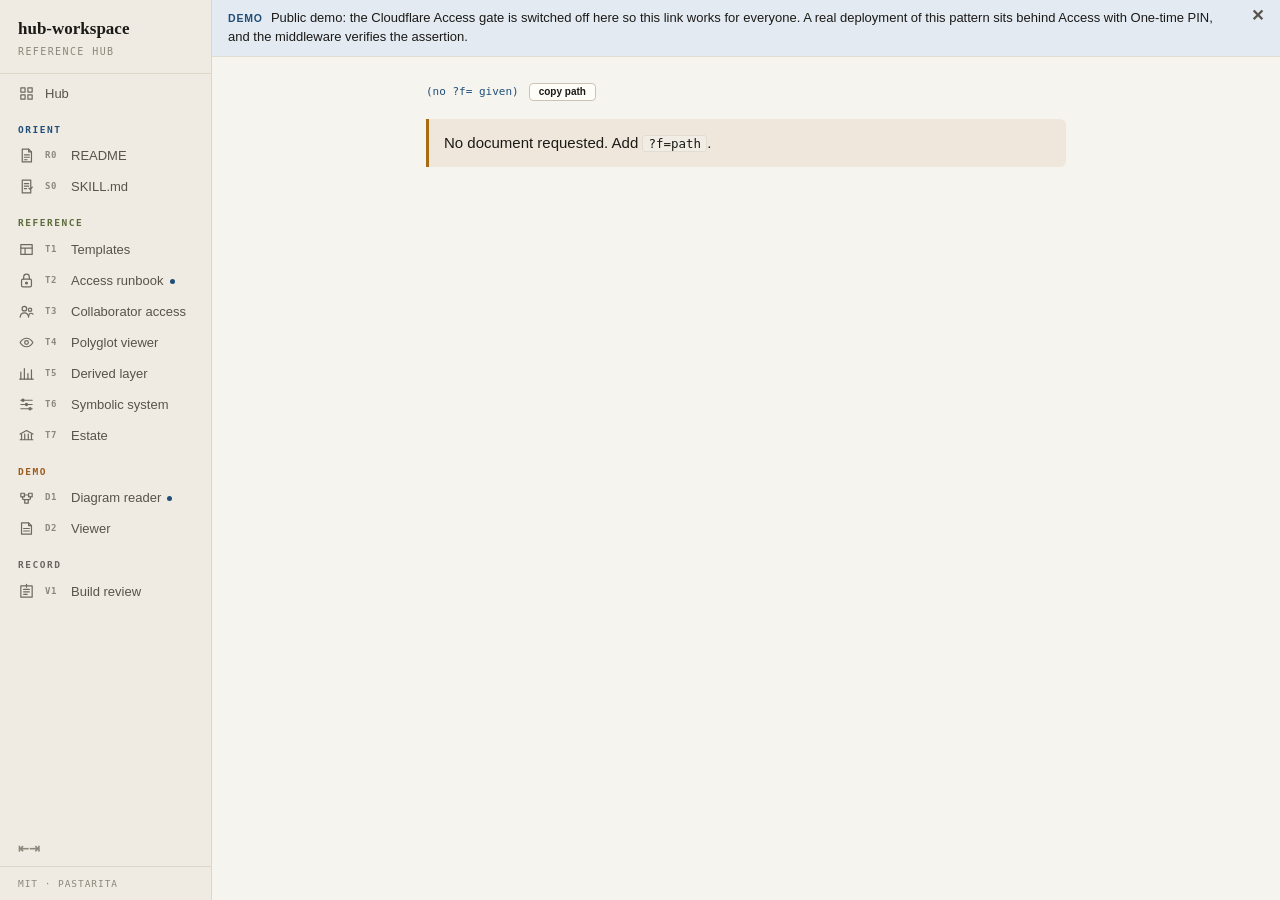
<file: exemplars/reference-hub/site/view.html>
<!doctype html>
<html lang="en">
<head>
<meta charset="utf-8">
<meta name="viewport" content="width=device-width, initial-scale=1">
<title>hub-workspace · Viewer</title>
<link rel="icon" type="image/svg+xml" href="./favicon.svg">
<link rel="stylesheet" href="./hub.css">
<script src="./hub-data.js"></script>
<script src="./diagram.js"></script>
<script src="./view-render.js"></script>
<style>
  .doc{max-width:82ch;margin:0 auto;padding:26px 22px 90px}
  .crumb{font:11px/1.4 var(--mono);color:var(--faint);display:flex;gap:10px;align-items:center;margin-bottom:18px;flex-wrap:wrap}
  .crumb .p{color:var(--accent);word-break:break-all}
  .crumb button{font-size:10px;padding:3px 9px}
  .doc h1{font-size:1.9em;margin:.2em 0 .4em} .doc h2{font-size:1.35em;margin:1.6em 0 .5em;display:block} .doc h3{font-size:1.08em}
  .doc p,.doc li{line-height:1.62}
  .doc pre{background:var(--well);border:1px solid var(--line);border-radius:8px;padding:12px 14px;overflow-x:auto}
  .doc pre code{background:none;padding:0}
  .doc pre.banner{font-size:.82em;color:var(--soft);white-space:pre-wrap}
  .doc blockquote{border-left:3px solid var(--line-strong);margin:1em 0;padding:2px 0 2px 14px;color:var(--soft)}
  .doc .tbl-wrap{margin:1em 0}
  .doc hr{border:none;border-top:1px solid var(--line);margin:2em 0}
  .doc .cnt{font:11px var(--mono);color:var(--faint)}
  .doc figure.diagram{margin:1.2em 0;padding:12px;background:var(--panel);border:1px solid var(--line);border-radius:10px;overflow-x:auto}
  .doc figure.diagram svg{display:block;max-width:100%;height:auto}
  .doc figure.diagram figcaption{font:10.5px/1.4 var(--mono);color:var(--faint);margin-top:8px}
  .doc pre.diagram-error{border-color:var(--alert)}
  .doc ul.tasks{list-style:none;padding-left:4px} .doc ul.tasks .box{font-family:var(--mono);margin-right:4px} .doc li.done{color:var(--faint);text-decoration:line-through}
  .doc .seg{display:inline-block;font:700 10px/1 var(--mono);letter-spacing:.08em;color:var(--flag);border:1px solid color-mix(in srgb,var(--flag) 45%,transparent);border-radius:99px;padding:4px 9px;margin:18px 0 2px;text-decoration:none;scroll-margin-top:16px}
  .doc .seg:target{background:color-mix(in srgb,var(--flag) 18%,transparent)}
  .doc details{margin:4px 0}.doc summary{cursor:pointer;font:600 12.5px var(--sans)}
  .warn{border-left:3px solid var(--warn);background:color-mix(in srgb,var(--warn) 9%,transparent);padding:12px 15px;border-radius:0 6px 6px 0;line-height:1.6}
  @media print{.crumb{display:none}}
</style>
</head>
<body>
<script src="./nav.js"></script>
<div class="doc">
  <div class="crumb"><span class="p" id="path"></span><button id="copy">copy path</button><span id="kind"></span><a id="raw" href="#" style="display:none">open raw ↗</a></div>
  <div id="out"></div>
</div>
<script>
(function(){
  var V = window.HUBVIEW;
  var f = new URLSearchParams(location.search).get('f') || '';
  var out = document.getElementById('out');
  document.getElementById('path').textContent = f || '(no ?f= given)';
  document.title = 'hub-workspace · ' + (f.split('/').pop() || 'Viewer');
  document.getElementById('copy').onclick = function(e){ navigator.clipboard.writeText(f); e.target.textContent='copied ✓'; setTimeout(function(){ e.target.textContent='copy path'; },1200); };
  if (!f) { out.innerHTML = '<div class="warn">No document requested. Add <code>?f=path</code>.</div>'; return; }
  if (/^[a-z]+:/i.test(f) || f.indexOf('..')>=0 || f.charAt(0)==='/') { out.innerHTML = '<div class="warn">The Viewer reads paths inside this workspace only.</div>'; return; }
  var kind = V.resolve(f);
  document.getElementById('kind').textContent = '· ' + kind;
  var raw = document.getElementById('raw'); raw.href = './' + f; raw.style.display = '';
  fetch('./' + f).then(function(r){ if (!r.ok) throw new Error(r.status + ' ' + r.statusText); return r.text(); }).then(function(text){
    out.innerHTML = kind==='markdown' ? V.md(text, f.slice(0, f.lastIndexOf('/')+1)) : kind==='csv' ? V.csv(text) : kind==='json' ? V.json(text) : kind==='jsonl' ? V.jsonl(text) : '<pre><code>'+V.esc(text)+'</code></pre>';
    var h1 = out.querySelector('h1'); if (h1) document.title = 'hub-workspace · ' + h1.textContent;
    if (location.hash) { var tgt = document.getElementById(location.hash.slice(1)); if (tgt) tgt.scrollIntoView({ block:'start' }); }  /* the document arrives after load, so honour #sN.NN here */
  }).catch(function(err){
    out.innerHTML = '<div class="warn"><b>Cannot read this file from here.</b><br>Opening the workspace from <code>file://</code> blocks <code>fetch()</code>, so the Viewer needs it served:<br><br><code>make -C hub preview</code> &nbsp;then open <code>http://127.0.0.1:8000/</code><br><br>The path is above with a copy button. <span style="opacity:.7">('+V.esc(err.message)+')</span></div>';
  });
})();
</script>
</body>
</html>
</file>
<file: exemplars/reference-hub/site/hub.css>
/* hub-workspace reference · design tokens + shared components. Paper-base system: warm paper,
   near-black ink, ONE accent voice (links, the active rail row, fresh dots, primary actions).
   Tokens live here once; leaves never invent colors. Cluster tints are semantic (phase of the
   work) and appear only as small marks — a rule, a dot, a glyph. Status hues are for
   provenance/status only, never for clusters. The Shell (nav.js) reads these same tokens. */
:root{
  --bg:#f6f4ef; --panel:#efece4; --card:#fffdf8; --well:#f1ede4; --line:#e2ddd2; --line-strong:#cbc4b5;
  --ink:#1b1a17; --soft:#57534b; --faint:#8d877b;
  --rail:#efebe2; --rail-hover:#e7e2d7; --rail-line:#ddd7ca;           /* the Shell */
  --accent:#1f4e79; --accent-soft:#e3eaf2;                              /* the one voice */
  --flag:var(--accent);                                                 /* "you are here / new" */
  --c-orient:#1f4e79;    --c-orient-soft:#e4ebf3;                       /* cluster tints */
  --c-reference:#5b6b3a; --c-reference-soft:#eaeddf;
  --c-demo:#9a5b1e;      --c-demo-soft:#f4e8da;
  --c-record:#6b6660;    --c-record-soft:#ebe8e3;
  --good:#2f7a4f; --warn:#a86a12; --alert:#b23a2e;                      /* status hues */
  --sans:-apple-system,BlinkMacSystemFont,"Segoe UI",Roboto,Helvetica,Arial,sans-serif;
  --serif:"Iowan Old Style","Charter","Palatino Linotype",Palatino,Georgia,serif;
  --mono:ui-monospace,SFMono-Regular,Menlo,Consolas,monospace;
  --radius:4px; --shadow:0 1px 0 rgba(27,26,23,.05);
  --bp-wide:900px; --bp-mid:760px; --bp-narrow:560px;
}
*{box-sizing:border-box}
html{background:var(--bg)}
body{margin:0;background:var(--bg);color:var(--ink);font:15px/1.6 var(--sans)}
.page{max-width:1120px;margin:0 auto;padding:30px 34px 64px}
header.top{margin-bottom:22px;padding-bottom:18px;border-bottom:1px solid var(--line)}
.eyebrow{font:600 10.5px/1 var(--mono);letter-spacing:.16em;text-transform:uppercase;color:var(--faint);margin:0 0 12px}
h1{font:600 34px/1.12 var(--serif);color:var(--ink);margin:0 0 8px;letter-spacing:-.005em}
h2{font:600 20px/1.3 var(--serif);color:var(--ink);margin:38px 0 12px;display:flex;align-items:baseline;gap:10px}
h2 span{font:500 12px/1 var(--sans);color:var(--faint);letter-spacing:.01em}
h3{font:600 15px/1.35 var(--serif);margin:18px 0 6px}
.lede{font:400 17px/1.55 var(--serif);color:var(--soft);margin:0;max-width:70ch}
p{max-width:74ch}
a{color:var(--accent);text-decoration-thickness:1px;text-underline-offset:2px}
code{font:12.5px/1.5 var(--mono);background:var(--well);border:1px solid var(--line);border-radius:3px;padding:0 5px}
.takeaway{background:var(--card);border:1px solid var(--line);border-left:3px solid var(--accent);color:var(--ink);border-radius:var(--radius);padding:14px 18px;margin:18px 0;font-size:14.5px}
.takeaway .t2{color:var(--soft);font-size:13px;margin-top:6px}
/* cards — paper tiles; the cluster shows as a top rule and the glyph, never a fill */
.cards{display:grid;grid-template-columns:repeat(auto-fill,minmax(250px,1fr));gap:14px}
.card{display:block;background:var(--card);border:1px solid var(--line);border-top:2px solid var(--tint,var(--line-strong));border-radius:var(--radius);padding:15px 16px 13px;text-decoration:none;color:var(--ink);box-shadow:var(--shadow);transition:border-color .12s,background .12s;position:relative}
.card:hover{border-color:var(--line-strong);border-top-color:var(--tint,var(--ink));background:#fff}
.card svg{width:22px;height:22px;display:block;margin-bottom:10px}
.card b{display:block;font:600 16px/1.3 var(--serif);margin-bottom:4px}
.card span{display:block;font-size:13px;color:var(--soft);line-height:1.5}
.card em{display:block;font:600 11.5px/1 var(--sans);color:var(--accent);margin-top:12px;font-style:normal}
.card.unbuilt{border-style:dashed;background:transparent;box-shadow:none}
.card.unbuilt em{color:var(--faint)}
.card .id{position:absolute;top:13px;right:14px;font:600 10px/1 var(--mono);color:var(--faint);letter-spacing:.06em}
.card .temp{position:absolute;bottom:13px;right:14px;font:600 9px/1 var(--mono);letter-spacing:.12em;text-transform:uppercase;color:var(--faint)}
/* cluster hooks: cards + headings key into the Register's clusters via data-cluster.
   --tint is LOCAL to a cluster; --accent stays the page's one voice. */
[data-cluster=orient]{--tint:var(--c-orient);--tint-soft:var(--c-orient-soft)}
[data-cluster=reference]{--tint:var(--c-reference);--tint-soft:var(--c-reference-soft)}
[data-cluster=demo]{--tint:var(--c-demo);--tint-soft:var(--c-demo-soft)}
[data-cluster=record]{--tint:var(--c-record);--tint-soft:var(--c-record-soft)}
.card svg{color:var(--tint,var(--soft))}
h2[data-cluster]::before{content:"";width:8px;height:8px;border-radius:50%;background:var(--tint);align-self:center}
/* stat tiles */
.stats{display:grid;grid-template-columns:repeat(4,1fr);gap:0;margin:18px 0 6px;border:1px solid var(--line);border-radius:var(--radius);background:var(--card)}
.stat{padding:14px 16px;border-left:1px solid var(--line)}
.stat:first-child{border-left:0}
.stat .n{font:600 30px/1 var(--serif);color:var(--ink)}
.stat .l{font:500 11.5px/1.3 var(--sans);color:var(--soft);margin-top:6px;letter-spacing:.01em}
/* chips + status glyphs */
.chip{display:inline-block;font:600 9.5px/1 var(--sans);letter-spacing:.1em;text-transform:uppercase;padding:4px 8px;border-radius:99px;background:var(--tint-soft,var(--well));color:var(--tint,var(--soft))}
.st{font-family:var(--mono);font-size:13px;margin-right:4px}
.st.s0{color:var(--faint)} .st.s1{color:var(--accent)} .st.s2{color:var(--warn)} .st.s3{color:var(--good)} .st.s4{color:var(--alert)}
/* provenance badge — one component, three states, status hues only */
.pv{display:inline-block;font-family:var(--mono);font-size:8.5px;letter-spacing:.1em;padding:1px 6px;border-radius:3px;border:1px solid;white-space:nowrap;vertical-align:middle}
.pv.d{color:var(--good);border-color:color-mix(in srgb,var(--good) 45%,transparent);background:color-mix(in srgb,var(--good) 8%,transparent)}
.pv.a{color:var(--warn);border-color:color-mix(in srgb,var(--warn) 45%,transparent);background:color-mix(in srgb,var(--warn) 8%,transparent)}
.pv.c{color:var(--alert);border-color:color-mix(in srgb,var(--alert) 45%,transparent);background:color-mix(in srgb,var(--alert) 8%,transparent)}
/* tables — a Scroll area of kind "wide": owns its overflow, contains its scroll, expands on print */
.tbl-wrap{overflow-x:auto;overscroll-behavior:contain;border:1px solid var(--line);border-radius:var(--radius);background:var(--card)}
table{border-collapse:collapse;width:100%;font-size:13.5px}
th,td{padding:8px 12px;border-bottom:1px solid var(--line);text-align:left;vertical-align:top}
th{font:600 10.5px/1.3 var(--mono);letter-spacing:.08em;text-transform:uppercase;color:var(--soft);background:var(--well)}
tr:last-child td{border-bottom:0}
/* controls */
button,.btn{font:600 12.5px/1 var(--sans);border:1px solid var(--line-strong);background:var(--card);color:var(--ink);border-radius:var(--radius);padding:8px 12px;cursor:pointer;text-decoration:none;display:inline-block}
button:hover,.btn:hover{border-color:var(--ink)}
button.primary,.btn.primary{background:var(--accent);color:#fff;border-color:var(--accent)}
button.on{background:var(--accent-soft);border-color:var(--accent);color:var(--accent)}
.bar{display:flex;gap:8px;flex-wrap:wrap;align-items:center;margin:12px 0}
.rulebox{border-left:3px solid var(--warn);background:var(--card);border-radius:var(--radius);padding:12px 15px;margin:14px 0;font-size:13.5px;color:var(--soft)}
.rulebox b{color:var(--ink)}
textarea,input[type=text],select{font:13.5px/1.4 var(--sans);border:1px solid var(--line-strong);border-radius:var(--radius);padding:7px 9px;background:var(--card);color:var(--ink);width:100%}
input[type=range]{accent-color:var(--accent)}
[data-tip]{position:relative}
[data-tip]:hover::after{content:attr(data-tip);position:absolute;left:0;top:100%;margin-top:4px;background:var(--ink);color:var(--bg);font:500 11.5px/1.4 var(--sans);padding:6px 9px;border-radius:3px;white-space:normal;width:max-content;max-width:280px;z-index:10}
footer{margin-top:56px;color:var(--faint);font-size:12.5px}
footer .rule{border:0;border-top:1px solid var(--line);margin:0 0 16px}
footer .wordmark{font:600 11px/1 var(--mono);letter-spacing:.2em;color:var(--ink);margin:0 0 6px}
footer .sig{font:italic 15px/1.4 var(--serif);color:var(--soft);margin:0 0 4px}
@media(max-width:900px){.stats{grid-template-columns:repeat(2,1fr)}.stat:nth-child(3){border-left:0}.stat:nth-child(n+3){border-top:1px solid var(--line)}.page{padding:20px 16px 50px}h1{font-size:28px}}
@media(max-width:560px){.stats{grid-template-columns:1fr}.stat{border-left:0}.stat+.stat{border-top:1px solid var(--line)}.cards{grid-template-columns:1fr}}
@media print{.stats,.bar,button{display:none!important}.page{padding:0}body{background:#fff}.card{box-shadow:none;break-inside:avoid}.tbl-wrap{overflow:visible}}
</file>
